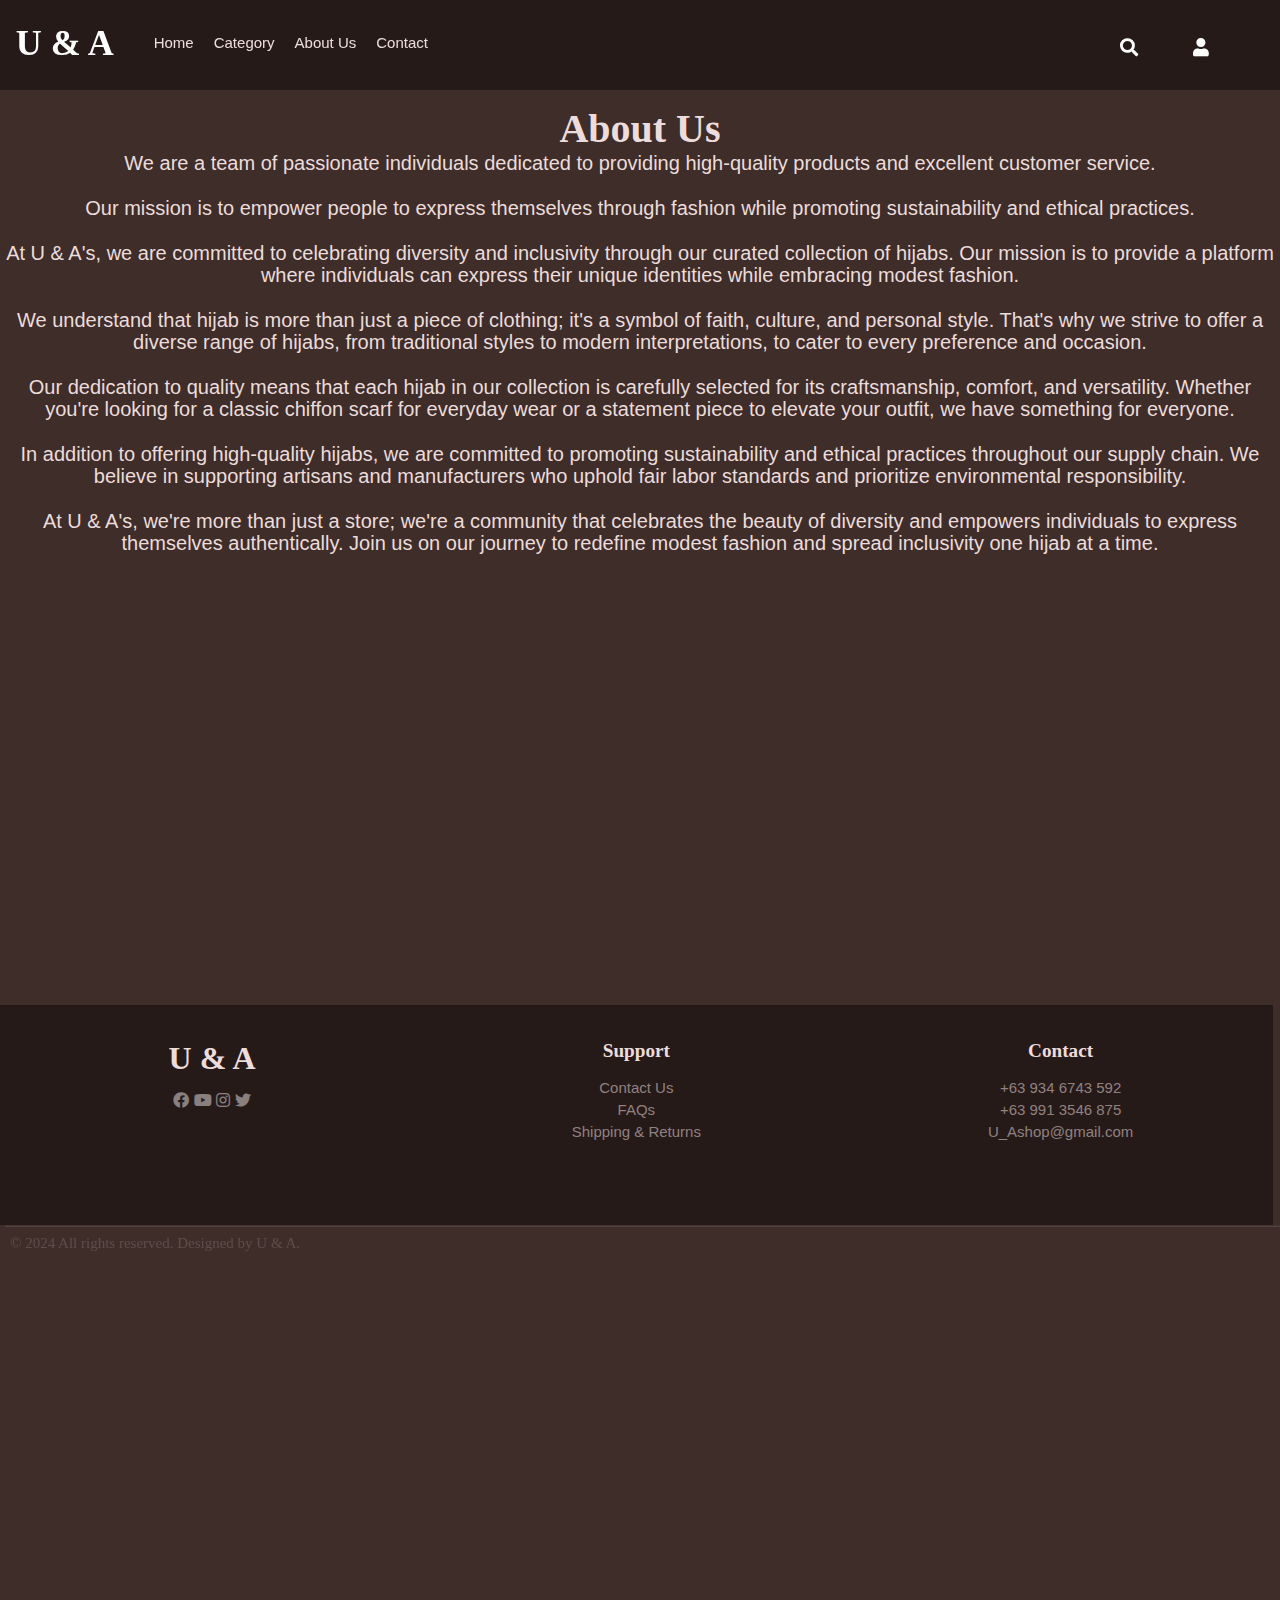
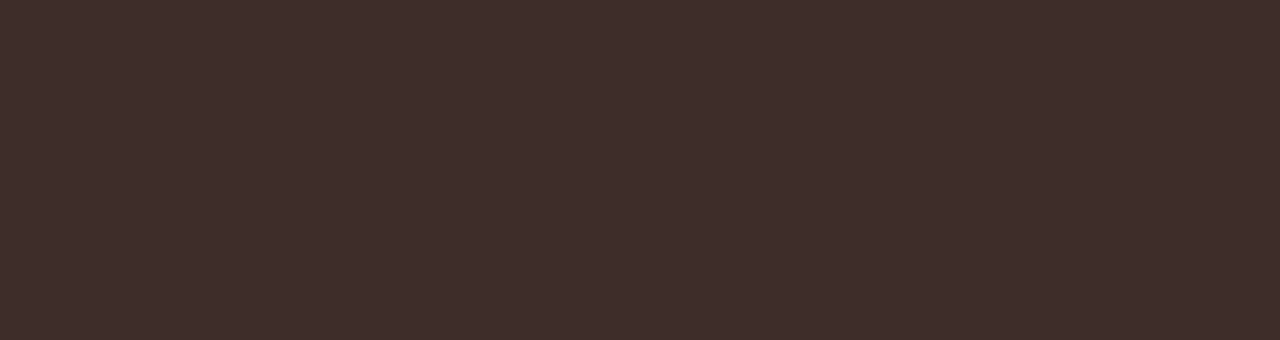
<file: aboutUs.html>
<!DOCTYPE html>
<html lang="en">
<head>
    <meta charset="UTF-8">
    <meta name="viewport" content="width=device-width, initial-scale=1.0">
    <title>Document</title>
    <link rel="stylesheet" href="aboutUs.css">
    <link rel="stylesheet" href="https://cdnjs.cloudflare.com/ajax/libs/font-awesome/5.15.4/css/all.min.css">
</head>
<body>
    <header>
        <nav class="left-icons">
            <a href="afterlogin.html" class="logo"><b> U & A </b></a>
            <ul>
                <li><a href="index.html"><p> Home </p></a></li>
                <li><a href="#Categories"><p> Category </p></a></li>
                <li><a href="aboutUs.html"><p> About Us </p></a></li>
                <li><a href="#Contact"><p> Contact </p></a></li>
            </ul>
        </nav>
        <nav>
            <ul class="right-icons">
                <li>
                    <a href="#" title="search here" id="searchButton"><i class="fas fa-search"></i></a>
                    <ul class="dropdown-menu" id="searchMenu">
                        <!-- Add more user options as needed -->
                    </ul>
                </li>
                <li>
                    <a href="#" title="Log in here" id="userButton"><i class="fas fa-user"></i></a>
                    <ul class="dropdown-menu" id="userMenu">
                        <!-- Add more user options as needed -->
                    </ul>
                </li>
            </ul>
        </nav>  
    </header>
    
    <main>
        <section>
        <div class="container">
            <h1>About Us</h1>
            <p>We are a team of passionate individuals dedicated to providing high-quality products and excellent customer service.</p>
            <br>
            <p>Our mission is to empower people to express themselves through fashion while promoting sustainability and ethical practices.</p>
            <br>
            <p> At U & A's, we are committed to celebrating diversity and inclusivity through our curated collection of hijabs. Our mission is to provide a platform where individuals can express their unique identities while embracing modest fashion. </p>
            <br>
            <p> We understand that hijab is more than just a piece of clothing; it's a symbol of faith, culture, and personal style. That's why we strive to offer a diverse range of hijabs, from traditional styles to modern interpretations, to cater to every preference and occasion. </p>
            <br>
            <p> Our dedication to quality means that each hijab in our collection is carefully selected for its craftsmanship, comfort, and versatility. Whether you're looking for a classic chiffon scarf for everyday wear or a statement piece to elevate your outfit, we have something for everyone. </p>
            <br>
            <p> In addition to offering high-quality hijabs, we are committed to promoting sustainability and ethical practices throughout our supply chain. We believe in supporting artisans and manufacturers who uphold fair labor standards and prioritize environmental responsibility. </p>
            <br>
            <p> At U & A's, we're more than just a store; we're a community that celebrates the beauty of diversity and empowers individuals to express themselves authentically. Join us on our journey to redefine modest fashion and spread inclusivity one hijab at a time. </p>
        </div>
    </section>
    </main>

    <section class="container3">
        <div class="social-icons">
            <a href="afterlogin.html"><h3>U & A</h3></a>
            <a href="#"><i class="fab fa-facebook"></i></a>
            <a href="#"><i class="fab fa-youtube"></i></a>
            <a href="#"><i class="fab fa-instagram"></i></a>
            <a href="#"><i class="fab fa-twitter"></i></a>
        </div>
        
    </div>
    <div class="box3">
        <h3>Support</h3>
        <p>Contact Us</p>
        <p>FAQs</p>
        <p>Shipping & Returns</p>
    </div>
    <div class="box3">
        <section id="Contact">
            <h3>Contact</h3>
        <p> +63 934 6743 592</p></a>
        <p>+63 991 3546 875</p>
        <p>U_Ashop@gmail.com</p>
    </div>
</section>

<footer>
<div class="footer">
<p>© 2024 All rights reserved. Designed by U & A.</p>
</div>
</footer>
</body>
</html>
</file>
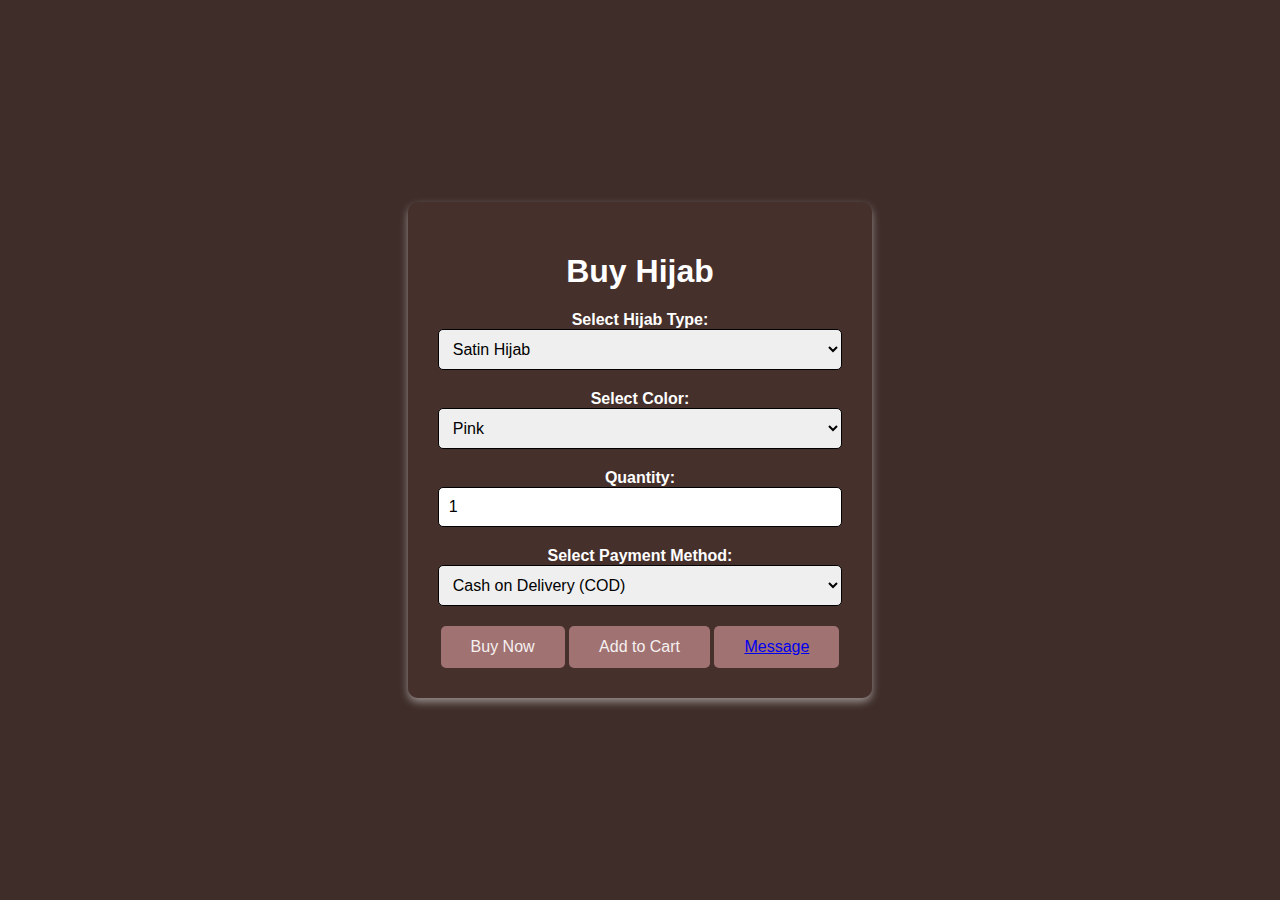
<file: form.html>
<!DOCTYPE html>
<html lang="en">
<head>
    <meta charset="UTF-8">
    <meta name="viewport" content="width=device-width, initial-scale=1.0">
    <title>Buy Hijab</title>
    <link rel="stylesheet" href="form.css">
</head>
<body>
    <div class="container">
        <h1>Buy Hijab</h1>
        <form id="hijabForm" onsubmit="return false;">
            <div class="form-group">
                <label for="hijabType">Select Hijab Type:</label>
                <select id="hijabType">
                    <option value="satin">Satin Hijab</option>
                    <option value="cotton">Cotton Hijab</option>
                    <option value="chiffon">Chiffon Hijab</option>
                    <option value="jersey">Jersey Hijab</option>
                </select>
            </div>
            <div class="form-group">
                <label for="hijabColor">Select Color:</label>
                <select id="hijabColor">
                    <option value="pink">Pink</option>
                    <option value="beige">Beige</option>
                    <option value="ivory">Ivory</option>
                    <option value="mauve">Mauve</option>
                </select>
            </div>
            <div class="form-group">
                <label for="quantity">Quantity:</label>
                <input type="number" id="quantity" name="quantity" value="1" min="1">
            </div>
            <div class="form-group">
                <label for="paymentMethod">Select Payment Method:</label>
                <select id="paymentMethod">
                    <option value="cod">Cash on Delivery (COD)</option>
                    <option value="card">Credit/Debit Card</option>
                    <option value="paypal">PayPal</option>
                </select>
            </div>
            <button onclick="buyHijab()">Buy Now</button>
            <button onclick="buyHijab()">Add to Cart</button>
            <button><a href="message.html">Message</button></a>
        </form>
    </div>

    <script src="form.js"></script>
</body>
</html>
</file>
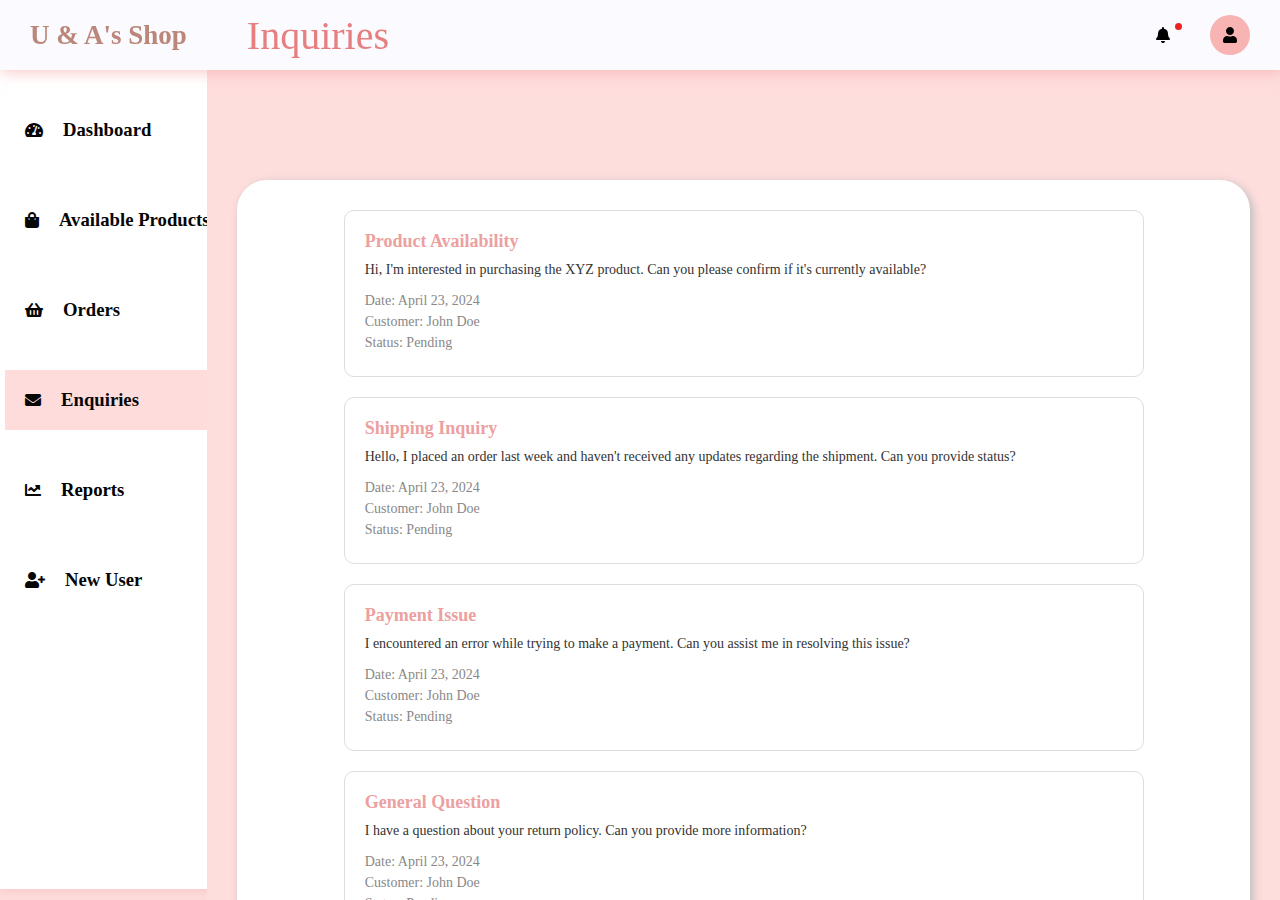
<file: inquiries.html>
<!DOCTYPE html> 
<html lang="en"> 

<head> 
	<meta charset="UTF-8"> 
	<meta http-equiv="X-UA-Compatible"
		content="IE=edge"> 
	<meta name="viewport"
		content="width=device-width, 
				initial-scale=1.0"> 
	<title>Enquiries</title>
    <link rel="stylesheet" href="inquiries.css"> 
	<script src="admin.js"></script>
	<link rel="stylesheet" href="https://cdnjs.cloudflare.com/ajax/libs/font-awesome/5.15.4/css/all.min.css">

   

</head> 

<body> 

	<header> 

		<div class="logosec"> 
			<div class="logo">U & A's Shop</div>
			<a href="#" class="dashboard-link">Inquiries</a>
		</div>

		<div class="message"> 
			<div class="circle"></div> 
			<a href=" " title="Notification"><i class="fas fa-bell" style="color: black;"></i></a>

			<div class="dp"> 
				<a href=" " title="Profile"><i class="fas fa-user" style="color: black;"></i></a>
			</div> 
		</div> 

	</header> 

	<div class="main-container"> 
		<div class="navcontainer"> 
			<nav class="nav">
				<div class="nav-upper-options"> 
					<div class="nav-option option1"> 
						<a href="admin.html">
						<i class="fas fa-tachometer-alt"></i>
						<h3> Dashboard</h3>
						</a> 
					</div> 

					<div class="option2 nav-option">
						<a href="avp.html">
						<i class="fas fa-shopping-bag"></i>
						<h3> Available Products </h3> 
						</a>
					</div> 

					<div class="nav-option option7">
						<a href="orders.html">
							<i class="fas fa-shopping-basket"></i>
							<h3>Orders</h3>
						</a>
					</div>

					<div class="nav-option option3"> 
						<a href="inquiries.html">
						<i class="fas fa-envelope"></i>
						<h3> Enquiries</h3> 
						</a>
					</div> 

					<div class="nav-option option5"> 
						<a href="reports.html">
						<i class="fas fa-chart-line"></i>
						</a>
						<h3> Reports</h3> 
					</div> 

					<div class="nav-option option6"> 
						<a href="new user.html">
						<i class="fas fa-user-plus"></i>
						<h3> New User </h3> 
						</a>
					</div> 
				</div> 
			</nav> 
		</div> 
		<div class="main"> 
			
            <div class="report-container"> 

				<div class="enquiries-container">
					
					<div class="enquiry-grid">
						<div class="enquiry-box product-enquiry">
							<h3 class="enquiry-type">Product Availability</h3>
							<p class="enquiry-info">Hi, I'm interested in purchasing the XYZ product. Can you please confirm if it's currently available?</p>
							<div class="enquiry-details">
								<p class="enquiry-date">Date: April 23, 2024</p>
								<p class="enquiry-customer">Customer: John Doe</p>
								<p class="enquiry-status">Status: Pending</p>
							</div>
						</div>
						<div class="enquiry-box shipping-enquiry">
							<h3 class="enquiry-type">Shipping Inquiry</h3>
							<p class="enquiry-info">Hello, I placed an order last week and haven't received any updates regarding the shipment. Can you provide status?</p>
							<div class="enquiry-details">
								<p class="enquiry-date">Date: April 23, 2024</p>
								<p class="enquiry-customer">Customer: John Doe</p>
								<p class="enquiry-status">Status: Pending</p>
							</div>							
						</div>
						<div class="enquiry-box payment-enquiry">
							<h3 class="enquiry-type">Payment Issue</h3>
							<p class="enquiry-info">I encountered an error while trying to make a payment. Can you assist me in resolving this issue?</p>
							<div class="enquiry-details">
								<p class="enquiry-date">Date: April 23, 2024</p>
								<p class="enquiry-customer">Customer: John Doe</p>
								<p class="enquiry-status">Status: Pending</p>
							</div>						
						</div>
						<div class="enquiry-box general-enquiry">
							<h3 class="enquiry-type">General Question</h3>
							<p class="enquiry-info">I have a question about your return policy. Can you provide more information?</p>
							<div class="enquiry-details">
								<p class="enquiry-date">Date: April 23, 2024</p>
								<p class="enquiry-customer">Customer: John Doe</p>
								<p class="enquiry-status">Status: Pending</p>
							</div>
						</div>
					</div>
				</div>
				
<!--                <div class="enquiries-section">
                    <h2>Customer Enquiries</h2>
                    <div class="enquiry">
                        <div class="enquiries-container">
							<div class="enquiry-form">
								<h2 class="enquiry-heading">Submit Your Enquiry</h2>
								<form>
									<div class="form-group">
										<label for="name">Your Name:</label>
										<input type="text" id="name" name="name" required>
									</div>
									<div class="form-group">
										<label for="email">Your Email:</label>
										<input type="email" id="email" name="email" required>
									</div>
									<div class="form-group">
										<label for="subject">Subject:</label>
										<input type="text" id="subject" name="subject" required>
									</div>
									<div class="form-group">
										<label for="message">Your Message:</label>
										<textarea id="message" name="message" rows="5" required></textarea>
									</div>
									<button type="submit" class="submit-btn">Submit</button>
								</form>
							</div>
							<div class="enquiry-list">
								<h2 class="enquiry-heading">Recent Enquiries</h2>
								<div class="enquiry-item">
									<h3 class="enquiry-subject">Product Availability</h3>
									<p class="enquiry-details">Lorem ipsum dolor sit amet, consectetur adipiscing elit.</p>
									<p class="enquiry-date">Submitted: April 22, 2024</p>
								</div>
								<div class="enquiry-item">
									<h3 class="enquiry-subject">Shipping Inquiry</h3>
									<p class="enquiry-details">Sed do eiusmod tempor incididunt ut labore et dolore magna aliqua.</p>
									<p class="enquiry-date">Submitted: April 20, 2024</p>
								</div> 
								<-- More recent enquiries can be added here 
							</div>
						</div> -->
						
</body> 
</html>
</file>
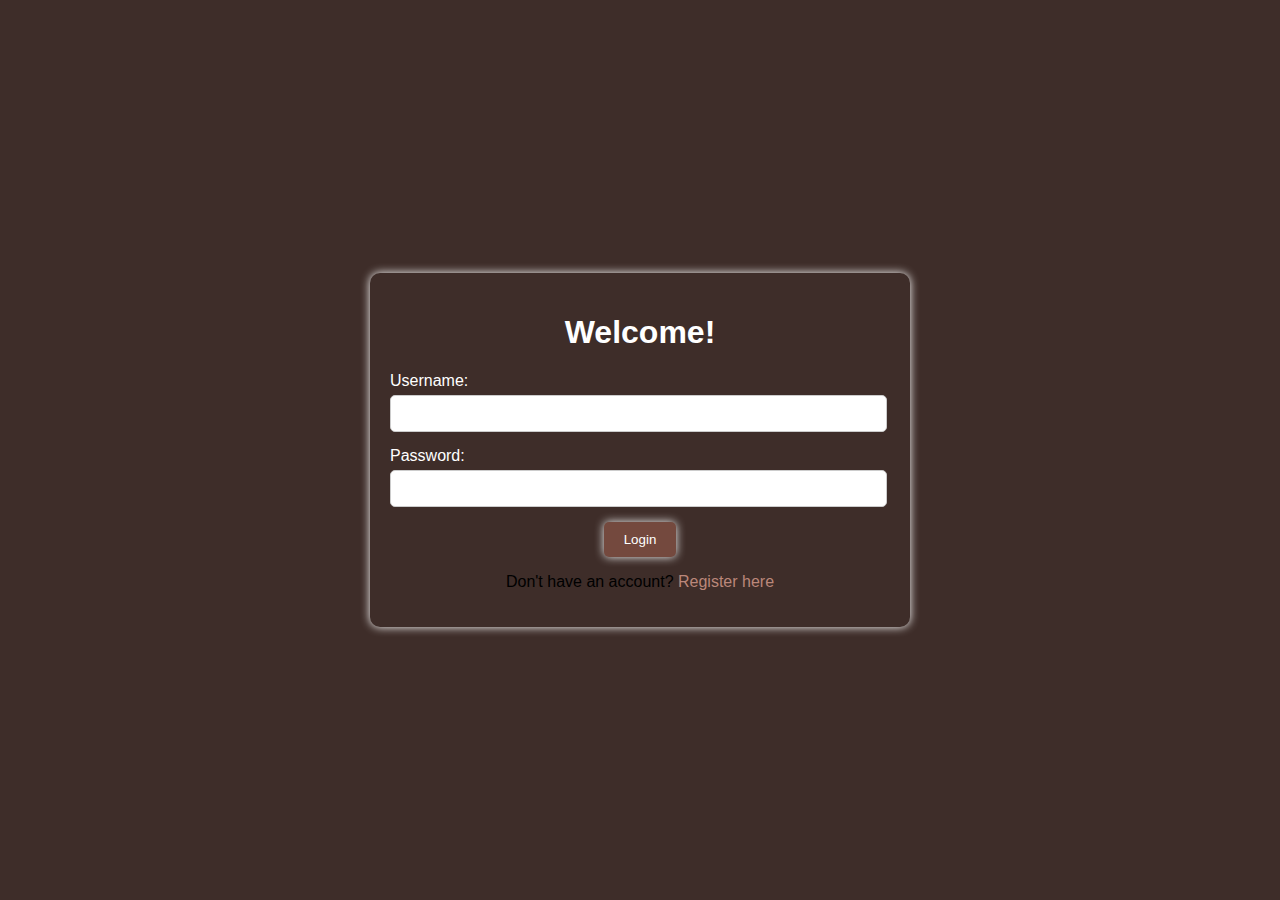
<file: login.html>
<!DOCTYPE html>
<html lang="en">
<head>
    <meta charset="UTF-8">
    <meta name="viewport" content="width=device-width, initial-scale=1.0">
    <title>Login Page</title>
    <link rel="stylesheet" href="login.css">
    <link rel="stylesheet" href="register.html">
</head>
<body>
    <div class="container">
        <header>
            <h1>Welcome!</h1>
        </header>
        <main>
            <form action="afterlogin.html" method="post">
                <div class="input-group">
                    <label for="username">Username:</label>
                    <input type="text" name="username" id="username" required>
                </div>
                <div class="input-group">
                    <label for="password">Password:</label>
                    <input type="password" name="password" id="password" required>
                </div>
                <div class="button-group">
                    <a href="afterlogin.html">
                    <input type="submit" value="Login">
                    </a>
                </div>
            </form>
            <div class="register-link">
                <p>Don't have an account? <a href="register.html">Register here</a></p>
            </div>
        </main>
        <footer>
            <!-- Footer content here -->
        </footer>
    </div>
</body>
</html>
</file>
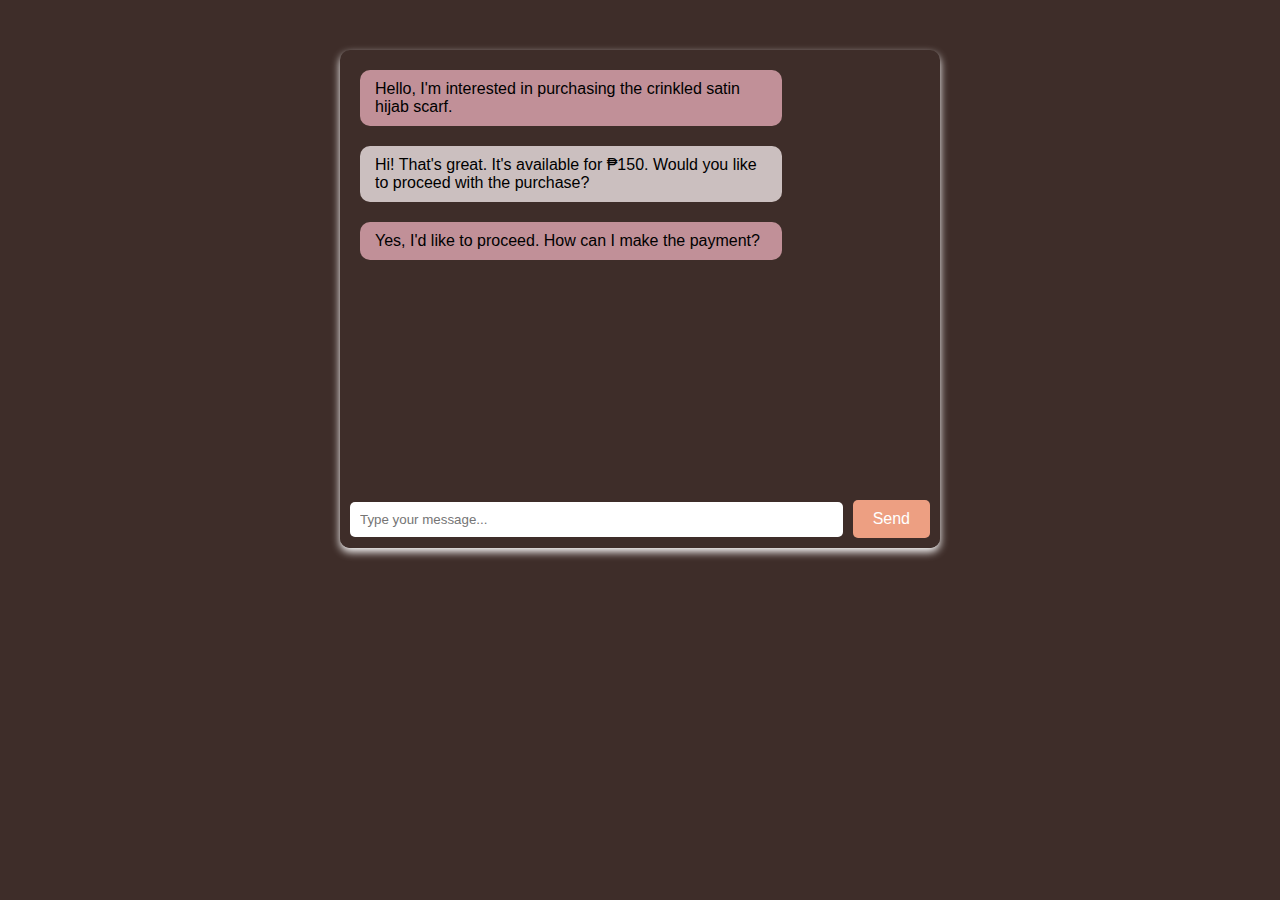
<file: message.html>
<!DOCTYPE html>
<html lang="en">
<head>
    <meta charset="UTF-8">
    <meta name="viewport" content="width=device-width, initial-scale=1.0">
    <title>Messenger</title>
    <link rel="stylesheet" href="messgae.css">
</head>
<body>
    <div class="messenger-container">
        <div class="chat-box">
            <div class="chat user">
                Hello, I'm interested in purchasing the crinkled satin hijab scarf.
            </div>
            <div class="chat admin">
                Hi! That's great. It's available for ₱150. Would you like to proceed with the purchase?
            </div>
            <div class="chat user">
                Yes, I'd like to proceed. How can I make the payment?
            </div>
            <!-- Add more chats as needed -->
        </div>
        <div class="input-box">
            <input type="text" placeholder="Type your message...">
            <button>Send</button>
        </div>
    </div>
</body>
</html>
</file>
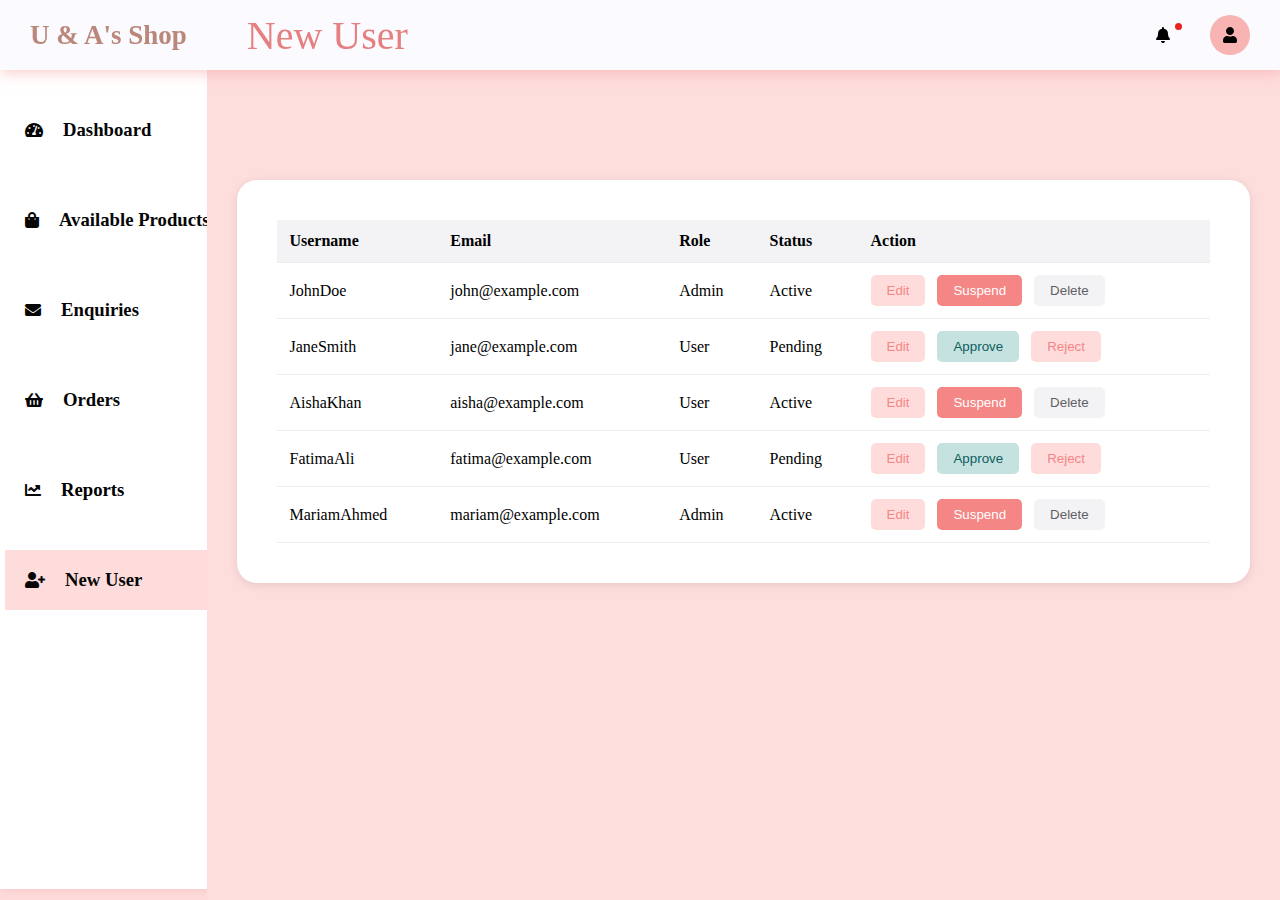
<file: new user.html>
<!DOCTYPE html> 
<html lang="en"> 

<head> 
	<meta charset="UTF-8"> 
	<meta http-equiv="X-UA-Compatible"
		content="IE=edge"> 
	<meta name="viewport"
		content="width=device-width, 
				initial-scale=1.0"> 
	<title>New User</title> 
    <link rel="stylesheet" href="new user.css">
    <link rel="stylesheet" href="https://cdnjs.cloudflare.com/ajax/libs/font-awesome/5.15.4/css/all.min.css">
</head> 

<body> 

	<header> 

		<div class="logosec"> 
			<div class="logo">U & A's Shop</div>
			<a href="#" class="dashboard-link">New User</a>
		</div>

		<div class="message"> 
			<div class="circle"></div> 
			<a href=" " title="Notification"><i class="fas fa-bell" style="color: black;"></i></a>

			<div class="dp"> 
				<a href=" " title="Profile"><i class="fas fa-user" style="color: black;"></i></a>
			</div> 
		</div> 

	</header> 

	<div class="main-container"> 
		<div class="navcontainer"> 
			<nav class="nav">
				<div class="nav-upper-options"> 
					<div class="nav-option option1"> 
						<a href="admin.html">
						<i class="fas fa-tachometer-alt"></i>
						<h3> Dashboard</h3>
						</a> 
					</div> 

					<div class="option2 nav-option">
						<a href="avp.html">
						<i class="fas fa-shopping-bag"></i>
						<h3> Available Products </h3> 
						</a>
					</div> 

					<div class="nav-option option3"> 
						<a href="inquiries.html">
						<i class="fas fa-envelope"></i>
						<h3> Enquiries</h3> 
						</a>
					</div> 

					<div class="nav-option option7">
						<a href="orders.html">
							<i class="fas fa-shopping-basket"></i>
							<h3>Orders</h3>
						</a>
					</div>

					<div class="nav-option option5"> 
						<a href="reports.html">
						<i class="fas fa-chart-line"></i>
						</a>
						<h3> Reports</h3> 
					</div> 

					<div class="nav-option option6"> 
						<a href="new user.html">
						<i class="fas fa-user-plus"></i>
						<h3> New User </h3> 
						</a>
					</div> 

				</div> 
			</nav> 
		</div> 
		<div class="main">

            <div class="report-container">

                <div class="user-management">
                    <table>
                        <thead>
                            <tr>
                                <th>Username</th>
                                <th>Email</th>
                                <th>Role</th>
                                <th>Status</th>
                                <th>Action</th>
                            </tr>
                        </thead>
                        <tbody>
                            <!-- User 1 -->
                            <tr>
                                <td>JohnDoe</td>
                                <td>john@example.com</td>
                                <td>Admin</td>
                                <td>Active</td>
                                <td>
                                    <button class="edit-btn">Edit</button>
                                    <button class="suspend-btn">Suspend</button>
                                    <button class="delete-btn">Delete</button>
                                </td>
                            </tr>
                            <!-- User 2 (New User) -->
                            <tr>
                                <td>JaneSmith</td>
                                <td>jane@example.com</td>
                                <td>User</td>
                                <td>Pending</td>
                                <td>
                                    <button class="edit-btn">Edit</button>
                                    <button class="approve-btn">Approve</button>
                                    <button class="reject-btn">Reject</button>
                                </td>
                            </tr>
                            <!-- Additional user rows -->
                            <tr>
                                <td>AishaKhan</td>
                                <td>aisha@example.com</td>
                                <td>User</td>
                                <td>Active</td>
                                <td>
                                    <button class="edit-btn">Edit</button>
                                    <button class="suspend-btn">Suspend</button>
                                    <button class="delete-btn">Delete</button>
                                </td>
                            </tr>
                            <tr>
                                <td>FatimaAli</td>
                                <td>fatima@example.com</td>
                                <td>User</td>
                                <td>Pending</td>
                                <td>
                                    <button class="edit-btn">Edit</button>
                                    <button class="approve-btn">Approve</button>
                                    <button class="reject-btn">Reject</button>
                                </td>
                            </tr>
                            <tr>
                                <td>MariamAhmed</td>
                                <td>mariam@example.com</td>
                                <td>Admin</td>
                                <td>Active</td>
                                <td>
                                    <button class="edit-btn">Edit</button>
                                    <button class="suspend-btn">Suspend</button>
                                    <button class="delete-btn">Delete</button>
                                </td>
                            </tr>
                        </tbody>
                    </table>
                    <!-- Pagination or Infinite Scroll -->
                    <div class="pagination">
                        <!-- Page navigation controls -->
                    </div>
                </div>

            </div>
        </div>
    </div>

</body> 
</html>
</file>
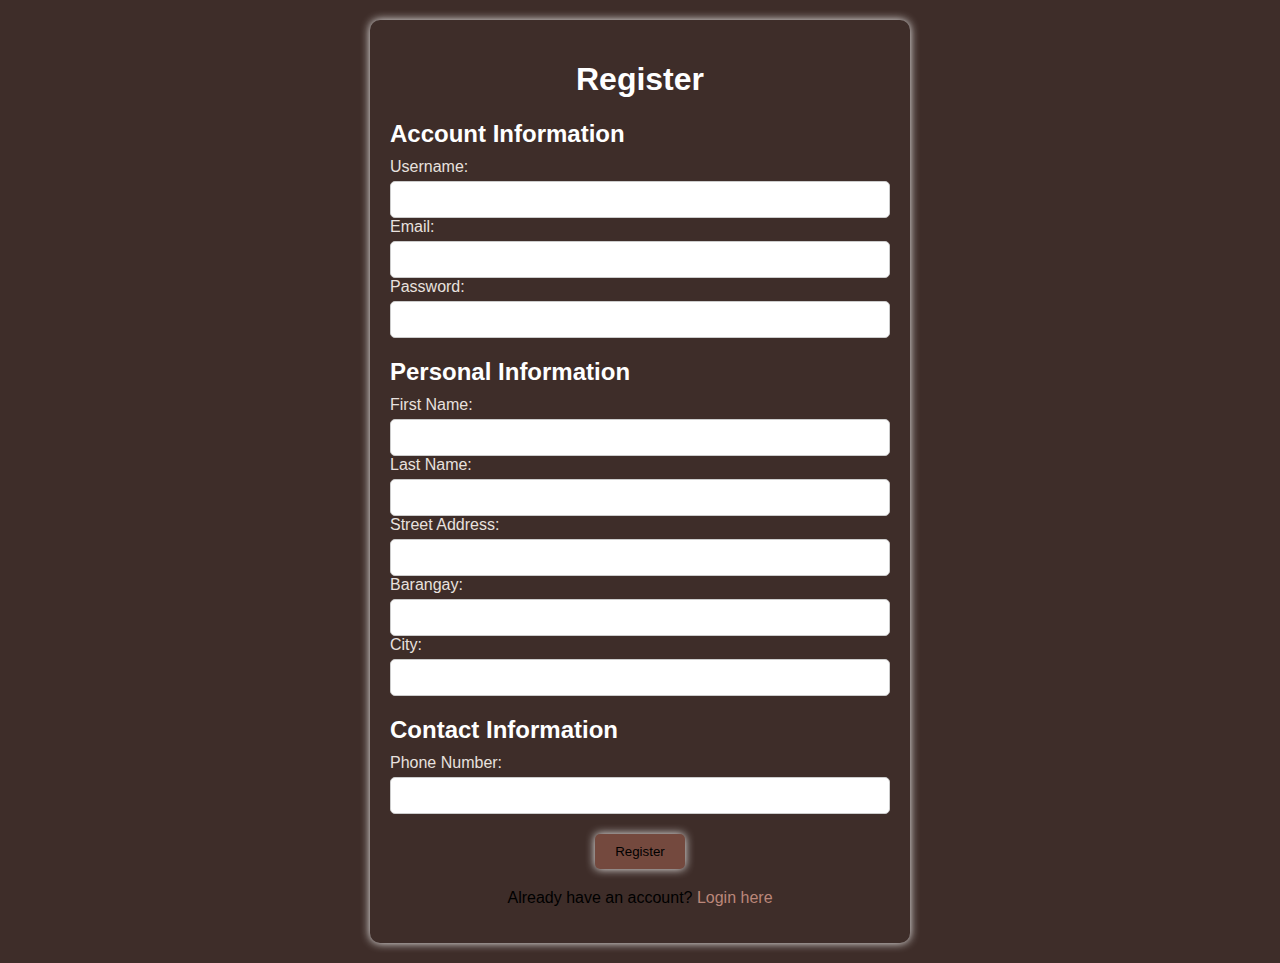
<file: register.html>
<!DOCTYPE html>
<html lang="en">
<head>
    <meta charset="UTF-8">
    <meta name="viewport" content="width=device-width, initial-scale=1.0">
    <title>Register Page</title>
    <link rel="stylesheet" href="register.css">
    <script src="register.js"></script>
</head>
<body>
    <div class="container">
        <header>
            <h1>Register</h1>
        </header>
        <main>
            <form id="registerForm" action="landingpage.html" method="post">
                <div class="input-group">
                    <h2>Account Information</h2>
                    <label for="username">Username:</label>
                    <input type="text" name="username" id="username" required>
                    <label for="email">Email:</label>
                    <input type="email" name="email" id="email" required>
                    <label for="password">Password:</label>
                    <input type="password" name="password" id="password" required>
                </div>
                <div class="input-group">
                    <h2>Personal Information</h2>
                    <label for="firstName">First Name:</label>
                    <input type="text" name="firstName" id="firstName" required>
                    <label for="lastName">Last Name:</label>
                    <input type="text" name="lastName" id="lastName" required>
                    <label for="street">Street Address:</label>
                    <input type="text" name="street" id="street" required>
                    <label for="barangay">Barangay:</label>
                    <input type="text" name="barangay" id="barangay" required>
                    <label for="city">City:</label>
                    <input type="text" name="city" id="city" required>
                </div>
                <div class="input-group">
                    <h2>Contact Information</h2>
                    <label for="phoneNumber">Phone Number:</label>
                    <input type="text" name="phoneNumber" id="phoneNumber" required>
                </div>
                <div class="button-group">
                    <input type="submit" value="Register">
                </div>
            </form>
            <div class="login-link">
                <p>Already have an account? <a href="login.html">Login here</a></p>
            </div>
        </main>
        <footer>
            <!-- Footer content here -->
        </footer>
    </div>
    <script src="register.js"></script>
</body>
</html>
</file>
<file: form.css>
body {
    font-family: Arial, sans-serif;
    background-color: #3E2D29; /* Nude pink background */
    color: #ffffff; /* Dark text color */
    display: flex;
    justify-content: center;
    align-items: center;
    height: 100vh;
    margin: 0;
}

.container {
    background-color: #4a332eac; /* Light pink container */
    padding: 30px;
    border-radius: 10px;
    box-shadow: 0 4px 8px rgba(255, 255, 255, 0.466);
    text-align: center;
}

h1 {
    color: #ffffff; /* Pinkish header color */
}

.form-group {
    margin-bottom: 20px;
}

label {
    font-weight: bold;
}

select,
input[type="number"] {
    padding: 10px;
    width: 100%;
    border: 1px solid #000000;
    border-radius: 5px;
    box-sizing: border-box;
    font-size: 16px;
}

button {
    padding: 12px 30px;
    background-color: #a17272; /* Pinkish button color */
    color: #f5f0f0;
    border: none;
    border-radius: 5px;
    font-size: 16px;
    cursor: pointer;
}

button:hover {
    background-color: #3E2D29; /* Darker pink on hover */
    box-shadow: #ffffff;
}

.form a {
    padding: 12px 30px;
    background-color: #ffffff; /* Pinkish button color */
    color: #000000;
    border: none;
    border-radius: 5px;
    font-size: 16px;
    cursor: pointer;
    background-color: #bb6e69; /* Darker pink on hover */
    text-decoration: none;
}
</file>
<file: inquiries.css>
/* Main CSS Here */

@import url( 
"https://fonts.googleapis.com/css2?family=Poppins:ital,wght@0,100;0,200;0,300;0,400;0,500;0,600;0,700;0,800;0,900;1,100;1,200;1,300;1,400;1,500;1,600;1,700;1,800;1,900&display=swap"); 

* { 
margin: 0; 
padding: 0; 
box-sizing: border-box; 
} 
:root { 
--background-color1: #fafaff; 
--background-color2: #ffffff; 
--background-color3: #ededed; 
--background-color4: #fdcacaa4; 
--primary-color: #f3f3f6; 
--secondary-color: #ffffff; 
--Border-color: #f1eef4; 
--one-use-color: #cbbdbd; 
--two-use-color: #d9caca; 
} 
body { 
background-color: var(--background-color4); 
max-width: 100%; 
overflow-x: hidden; 
} 

header { 
height: 70px; 
width: 100vw; 
padding: 0 30px; 
background-color: var(--background-color1); 
position: fixed; 
z-index: 100; 
box-shadow: 1px 1px 15px rgba(245, 151, 151, 0.612); 
display: flex; 
justify-content: space-between; 
align-items: center; 
} 

.logo { 
font-size: 27px; 
font-weight: 600; 
color: #bb877a; 
} 
.logosec { 
    gap: 20px;
    display: flex;
    align-items: center;
  } 
  
  .logo { 
    font-size: 27px; 
    font-weight: 600; 
    color: #bb877a; 
  } 
  
  .dashboard-link {
    color: rgb(230, 127, 127);
    text-decoration: none;
    text-align: center;
    font-size: 40px;
  }
.icn { 
height: 30px; 
} 
.menuicn { 
cursor: pointer; 
} 

.searchbar, 
.message, 
.logosec { 
display: flex; 
align-items: center; 
justify-content: center; 
} 

.searchbar2 { 
display: none; 
} 

.logosec { 
gap: 60px; 
} 

.searchbar input { 
width: 250px; 
height: 42px; 
border-radius: 50px 0 0 50px; 
background-color: var(--background-color3); 
padding: 0 20px; 
font-size: 15px; 
outline: none; 
border: none; 
} 
.searchbtn { 
width: 50px; 
height: 42px; 
display: flex; 
align-items: center; 
justify-content: center; 
border-radius: 0px 50px 50px 0px; 
background-color: var(--secondary-color); 
cursor: pointer; 
} 

.message { 
gap: 40px; 
position: relative; 
cursor: pointer; 
} 
.circle { 
height: 7px; 
width: 7px; 
position: absolute; 
background-color: #eb2222; 
border-radius: 50%; 
left: 19px; 
top: 8px; 
} 
.dp { 
height: 40px; 
width: 40px; 
background-color: #f8b3b3; 
border-radius: 50%; 
display: flex; 
align-items: center; 
justify-content: center; 
overflow: hidden; 
} 
.main-container { 
display: flex; 
width: 100vw; 
position: relative; 
top: 70px; 
z-index: 1; 
} 
.dpicn { 
height: 42px; 
} 

.main { 
height: calc(100vh - 70px); 
width: 100%; 
overflow-y: scroll; 
overflow-x: hidden; 
padding: 40px 30px 30px 30px; 
} 

.main::-webkit-scrollbar-thumb { 
background-image: 
		linear-gradient(to bottom, rgb(245, 149, 149), rgb(0, 0, 50)); 
} 
.main::-webkit-scrollbar { 
width: 5px; 
} 
.main::-webkit-scrollbar-track { 
background-color: #f0a3907c; 
} 

.box-container { 
display: flex; 
justify-content: space-evenly; 
align-items: center; 
flex-wrap: wrap; 
gap: 50px; 
} 
.nav { 
min-height: 91vh; 
width: 250px; 
background-color: var(--background-color2); 
position: absolute; 
top: 0px; 
left: 00; 
box-shadow: 1px 1px 10px rgba(238, 170, 170, 0.498); 
display: flex; 
flex-direction: column; 
justify-content: space-between; 
overflow: hidden; 
padding: 30px 0 20px 10px; 
} 
.navcontainer { 
height: calc(100vh - 70px); 
width: 250px; 
position: relative; 
overflow-y: scroll; 
overflow-x: hidden; 
transition: all 0.5s ease-in-out; 
} 
.navcontainer::-webkit-scrollbar { 
display: none; 
} 
.navclose { 
width: 80px; 
} 
.nav-option { 
width: 250px; 
height: 60px; 
display: flex; 
align-items: center; 
padding: 0 30px 0 20px; 
gap: 20px; 
transition: all 0.1s ease-in-out; 
} 
.nav-option:hover { 
border-left: 5px solid #f4b6b6; 
background-color: #dfc0c0; 
cursor: pointer; 
} 
.nav-option.option1 {
    /* Remove the gray background color */
    background-color: transparent;
    /* Adjust border color if needed */
    border-left: none;
}

.nav-option.option1:hover {
    background-color: #dfc0c0; 
    border-left: 5px solid #f4b6b6; 
}

.nav-option.option3 { 
background-color: #fedcdc; 
} 
.nav-img { 
height: 30px; 
} 

.nav-upper-options { 
display: flex; 
flex-direction: column; 
align-items: center; 
gap: 30px; 
} 

.option1 { 
border-left: 5px solid #e2e2efaf; 
background-color: var(--Border-color);  
cursor: pointer; 
} 
.option1:hover { 
border-left: 5px solid #010058af; 
background-color: var(--Border-color); 
} 

a{
	display: flex;
	align-items: center;
	gap: 20px;
	text-decoration: none;
	color: #060606;
}
.box { 
height: 110px; 
width: 210px; 
border-radius: 20px; 
box-shadow: 3px 3px 10px rgb(230, 171, 171); 
padding: 20px; 
display: flex; 
align-items: center; 
justify-content: space-around; 
cursor: pointer; 
transition: transform 0.3s ease-in-out; 
} 
.box:hover { 
transform: scale(1.08); 
} 

.box:nth-child(1) { 
background-color: var(--one-use-color); 
} 
.box:nth-child(2) { 
background-color: var(--two-use-color); 
} 
.box:nth-child(3) { 
background-color: var(--one-use-color); 
} 
.box:nth-child(4) { 
background-color: var(--two-use-color); 
} 
.box:nth-child(5) { 
	background-color: var(--one-use-color); } 

.box img { 
height: 50px; 
} 
.box .text { 
color: white; 
} 
.topic { 
font-size: 13px; 
font-weight: 400; 
letter-spacing: 1px; 
} 

.topic-heading { 
font-size: 30px; 
letter-spacing: 3px; 
} 

.report-container { 
min-height: 300px; 
max-width: 1200px; 
margin: 70px auto 0px auto; 
background-color: #ffffff; 
border-radius: 30px; 
box-shadow: 3px 3px 10px rgb(188, 188, 188); 
padding: 0px 20px 20px 20px; 
} 
.report-header { 
height: 80px; 
width: 100%; 
display: flex; 
align-items: center; 
justify-content: space-between; 
padding: 20px 20px 10px 20px; 
border-bottom: 2px solid rgba(252, 162, 162, 0.493); 
} 

.recent-Articles { 
font-size: 30px; 
font-weight: 600; 
color: #f48686; 
} 

.view { 
height: 35px; 
width: 90px; 
border-radius: 8px; 
background-color: #f48686; 
color: white; 
font-size: 15px; 
border: none; 
cursor: pointer; 
} 

.report-body { 
max-width: 1160px; 
overflow-x: auto; 
padding: 20px; 
} 
.report-topic-heading, 
.item1 { 
width: 1120px; 
display: flex; 
justify-content: space-between; 
align-items: center; 
} 
.t-op { 
font-size: 18px; 
letter-spacing: 0px; 
} 

.items { 
width: 1120px; 
margin-top: 15px; 
} 

.item1 { 
margin-top: 20px; 
} 
.t-op-nextlvl { 
font-size: 14px; 
letter-spacing: 0px; 
font-weight: 600; 
} 

.report-container { 
    min-height: 300px; 
    max-width: 1200px; 
    margin: 70px auto 0px auto; 
    background-color: #ffffff; 
    border-radius: 30px; 
    box-shadow: 3px 3px 10px rgb(188, 188, 188); 
    padding: 0px 20px 20px 20px; 
    } 
    
/* Enquiries CSS */
/*
.enquiries-container {
    display: flex;
    justify-content: space-between;
    gap: 40px;
    margin-top: 30px;
}

.enquiry-form {
    width: 45%;
}

.enquiry-heading {
    color: #5500cb;
    font-size: 24px;
    margin-bottom: 20px;
}

.form-group {
    margin-bottom: 20px;
}

.form-group label {
    display: block;
    margin-bottom: 5px;
    font-weight: 600;
}

input[type="text"],
input[type="email"],
textarea {
    width: 100%;
    padding: 10px;
    border: 1px solid #ccc;
    border-radius: 5px;
}

textarea {
    resize: vertical;
}

.submit-btn {
    background-color: #5500cb;
    color: white;
    padding: 10px 20px;
    border: none;
    border-radius: 5px;
    cursor: pointer;
    transition: background-color 0.3s ease;
}

.submit-btn:hover {
    background-color: #410098;
}

.enquiry-list {
    width: 45%;
}

.enquiry-item {
    background-color: #ededed;
    padding: 15px;
    border-radius: 5px;
    margin-bottom: 15px;
}

.enquiry-subject {
    color: #5500cb;
    font-size: 18px;
    margin-bottom: 5px;
}

.enquiry-details {
    color: #333;
    margin-bottom: 10px;
}

.enquiry-date {
    color: #777;
    font-size: 14px;
}
*/
/* Enquiries CSS */

/* Enquiries CSS */
.enquiries-container {
    max-width: 800px;
    margin: 0 auto;
    padding-top: 30px; /* Add padding or margin as needed */
}

.enquiries-heading {
    color: #000000;
    font-size: 24px;
    margin-bottom: 20px;
    text-align: left;
}

.enquiry-grid {
    display: grid;
    grid-template-columns: repeat(1, 1fr); /* Adjust the number of columns as needed */
    gap: 20px;
}

.enquiry-box {
    border: 1px solid #ddd;
    border-radius: 10px;
    padding: 20px;
    transition: all 0.3s ease;
}

.enquiry-box:hover {
    transform: translateY(-5px);
    box-shadow: 0 4px 8px rgba(0, 0, 0, 0.1);
}

.enquiry-type {
    color: #eca0a0;
    font-size: 18px;
    margin-bottom: 10px;
}

.enquiry-info {
    font-size: 14px;
    color: #333;
}

.enquiry-details {
    margin-top: 15px;
    font-size: 14px;
}

.enquiry-date,
.enquiry-customer,
.enquiry-status {
    margin-bottom: 5px;
    color: #888;
}
</file>
<file: login.css>
body {
    display: flex;
    justify-content: center;
    align-items: center;
    height: 100vh;
    margin: 0;
    background-color: #3E2D29; /* Nude pink */
    font-family: Arial, sans-serif;
}

.container {
    max-width: 500px;
    width: 100%;
    padding: 20px;
    background-color: #3E2D29;
    border-radius: 10px;
    box-shadow: 0 0 10px rgb(255, 255, 255);
}

header h1 {
    text-align: center;
    color: #ffffff; /* Darker pink */
}

main form {
    margin-top: 20px;
}

.input-group {
    margin-bottom: 15px;
}

.input-group label {
    display: block;
    margin-bottom: 5px;
    color: #ffffff; /* Darker pink */
}

.input-group input {
    width: 95%;
    padding: 10px;
    border: 1px solid #ccc;
    border-radius: 5px;
}

.button-group {
    text-align: center;
}

.button-group input[type="submit"] {
    background-color: #74493e; /* Darker pink */
    color: #fff;
    border: none;
    padding: 10px 20px;
    border-radius: 5px;
    cursor: pointer;
    box-shadow: 0 0 10px rgb(246, 246, 246);
}

.button-group input[type="submit"]:hover {
    background-color: #3E2D29; /* Darker pink on hover */
    box-shadow: 0 0 10px rgb(255, 255, 255);
}

.register-link {
    text-align: center;
    margin-top: 15px;
}

.register-link a {
    color: #bb877a; /* Darker pink */
    text-decoration: none;
}

.register-link a:hover {
    text-decoration: underline;
}
</file>
<file: messgae.css>
body {
    font-family: Arial, sans-serif;
    background-color: #3E2D29; /* Nude Pink background */
    margin: 0;
    padding: 0;
}

.messenger-container {
    max-width: 600px;
    margin: 50px auto;
    background-color: #3E2D29;
    border-radius: 10px;
    box-shadow: 0 4px 8px rgb(255, 255, 255);
    overflow: hidden;
}

.chat-box {
    padding: 20px;
    height: 400px;
    overflow-y: scroll;
}

.chat {
    max-width: 70%;
    margin-bottom: 20px;
    padding: 10px 15px;
    border-radius: 10px;
}

.user {
    background-color: #c19098; /* Light Pink background for user */
    align-self: flex-end;
}

.admin {
    background-color: #cbbfbf; /* Light Coral background for admin */
    align-self: flex-start;
}

.input-box {
    display: flex;
    align-items: center;
    padding: 10px;
    background-color: #3E2D29;
}

.input-box input {
    flex: 1;
    padding: 10px;
    border: none;
    border-radius: 5px;
    margin-right: 10px;
}

.input-box button {
    padding: 10px 20px;
    background-color: #ed9f82; /* Reddish-Pink button */
    color: #fff; /* White text */
    border: none;
    border-radius: 5px;
    cursor: pointer;
    font-size: 16px;
}

.input-box button:hover {
    background-color: #3E2D29; /* Lighter shade of Reddish-Pink button */
    box-shadow: 0 4px 8px rgb(255, 255, 255);
}
</file>
<file: new user.css>
/* Main CSS Here */

@import url( 
"https://fonts.googleapis.com/css2?family=Poppins:ital,wght@0,100;0,200;0,300;0,400;0,500;0,600;0,700;0,800;0,900;1,100;1,200;1,300;1,400;1,500;1,600;1,700;1,800;1,900&display=swap"); 

* { 
margin: 0; 
padding: 0; 
box-sizing: border-box; 
} 
:root { 
--background-color1: #fafaff; 
--background-color2: #ffffff; 
--background-color3: #ededed; 
--background-color4: #fdcacaa4; 
--primary-color: #f3f3f6; 
--secondary-color: #ffffff; 
--Border-color: #f1eef4; 
--one-use-color: #cbbdbd; 
--two-use-color: #d9caca; 
} 
body { 
background-color: var(--background-color4); 
max-width: 100%; 
overflow-x: hidden; 
} 

header { 
height: 70px; 
width: 100vw; 
padding: 0 30px; 
background-color: var(--background-color1); 
position: fixed; 
z-index: 100; 
box-shadow: 1px 1px 15px rgba(245, 151, 151, 0.612); 
display: flex; 
justify-content: space-between; 
align-items: center; 
} 

.logo { 
font-size: 27px; 
font-weight: 600; 
color: #bb877a; 
} 
.logosec { 
    gap: 20px;
    display: flex;
    align-items: center;
  } 
  
  .logo { 
    font-size: 27px; 
    font-weight: 600; 
    color: #bb877a; 
  } 
  
  .dashboard-link {
    color: rgb(230, 127, 127);
    text-decoration: none;
    text-align: center;
    font-size: 40px;
  }
.icn { 
height: 30px; 
} 
.menuicn { 
cursor: pointer; 
} 

.searchbar, 
.message, 
.logosec { 
display: flex; 
align-items: center; 
justify-content: center; 
} 

.searchbar2 { 
display: none; 
} 

.logosec { 
gap: 60px; 
} 

.searchbar input { 
width: 250px; 
height: 42px; 
border-radius: 50px 0 0 50px; 
background-color: var(--background-color3); 
padding: 0 20px; 
font-size: 15px; 
outline: none; 
border: none; 
} 
.searchbtn { 
width: 50px; 
height: 42px; 
display: flex; 
align-items: center; 
justify-content: center; 
border-radius: 0px 50px 50px 0px; 
background-color: var(--secondary-color); 
cursor: pointer; 
} 

.message { 
gap: 40px; 
position: relative; 
cursor: pointer; 
} 
.circle { 
height: 7px; 
width: 7px; 
position: absolute; 
background-color: #eb2222; 
border-radius: 50%; 
left: 19px; 
top: 8px; 
} 
.dp { 
height: 40px; 
width: 40px; 
background-color: #f8b3b3; 
border-radius: 50%; 
display: flex; 
align-items: center; 
justify-content: center; 
overflow: hidden; 
} 
.main-container { 
display: flex; 
width: 100vw; 
position: relative; 
top: 70px; 
z-index: 1; 
} 
.dpicn { 
height: 42px; 
} 

.main { 
height: calc(100vh - 70px); 
width: 100%; 
overflow-y: scroll; 
overflow-x: hidden; 
padding: 40px 30px 30px 30px; 
} 

.main::-webkit-scrollbar-thumb { 
background-image: 
		linear-gradient(to bottom, rgb(245, 149, 149), rgb(0, 0, 50)); 
} 
.main::-webkit-scrollbar { 
width: 5px; 
} 
.main::-webkit-scrollbar-track { 
background-color: #f0a3907c; 
} 

.box-container { 
display: flex; 
justify-content: space-evenly; 
align-items: center; 
flex-wrap: wrap; 
gap: 50px; 
} 
.nav { 
min-height: 91vh; 
width: 250px; 
background-color: var(--background-color2); 
position: absolute; 
top: 0px; 
left: 00; 
box-shadow: 1px 1px 10px rgba(238, 170, 170, 0.498); 
display: flex; 
flex-direction: column; 
justify-content: space-between; 
overflow: hidden; 
padding: 30px 0 20px 10px; 
} 
.navcontainer { 
height: calc(100vh - 70px); 
width: 250px; 
position: relative; 
overflow-y: scroll; 
overflow-x: hidden; 
transition: all 0.5s ease-in-out; 
} 
.navcontainer::-webkit-scrollbar { 
display: none; 
} 
.navclose { 
width: 80px; 
} 
.nav-option { 
width: 250px; 
height: 60px; 
display: flex; 
align-items: center; 
padding: 0 30px 0 20px; 
gap: 20px; 
transition: all 0.1s ease-in-out; 
} 
.nav-option:hover { 
border-left: 5px solid #f4b6b6; 
background-color: #dfc0c0; 
cursor: pointer; 
}
.nav-option.option1 {
    /* Remove the gray background color */
    background-color: transparent;
    /* Adjust border color if needed */
    border-left: none;
}

.nav-option.option1:hover {
    background-color: #dfc0c0; 
    border-left: 5px solid #f4b6b6; 
}
.nav-option.option6 { 
background-color: #fedcdc; 
} 
.nav-img { 
height: 30px; 
} 

.nav-upper-options { 
display: flex; 
flex-direction: column; 
align-items: center; 
gap: 30px; 
} 

.option1 { 
border-left: 5px solid #e2e2efaf; 
background-color: var(--Border-color);  
cursor: pointer; 
} 
.option1:hover { 
border-left: 5px solid #010058af; 
background-color: var(--Border-color); 
} 

a{
	display: flex;
	align-items: center;
	gap: 20px;
	text-decoration: none;
	color: #060606;
}
.box { 
height: 110px; 
width: 210px; 
border-radius: 20px; 
box-shadow: 3px 3px 10px rgb(230, 171, 171); 
padding: 20px; 
display: flex; 
align-items: center; 
justify-content: space-around; 
cursor: pointer; 
transition: transform 0.3s ease-in-out; 
} 
.box:hover { 
transform: scale(1.08); 
} 

.box:nth-child(1) { 
background-color: var(--one-use-color); 
} 
.box:nth-child(2) { 
background-color: var(--two-use-color); 
} 
.box:nth-child(3) { 
background-color: var(--one-use-color); 
} 
.box:nth-child(4) { 
background-color: var(--two-use-color); 
} 
.box:nth-child(5) { 
	background-color: var(--one-use-color); } 

.box img { 
height: 50px; 
} 
.box .text { 
color: white; 
} 
.topic { 
font-size: 13px; 
font-weight: 400; 
letter-spacing: 1px; 
} 

.topic-heading { 
font-size: 30px; 
letter-spacing: 3px; 
} 

.report-container {
    max-width: 1200px;
    margin: 70px auto 0;
    padding: 20px;
    background-color: #ffffff;
    border-radius: 20px;
    box-shadow: 0 2px 10px rgba(0, 0, 0, 0.1);
}

.report-header { 
height: 80px; 
width: 100%; 
display: flex; 
align-items: center; 
justify-content: space-between; 
padding: 20px 20px 10px 20px; 
border-bottom: 2px solid rgba(252, 162, 162, 0.493); 
} 

.recent-Articles { 
font-size: 30px; 
font-weight: 600; 
color: #f48686; 
} 

.view { 
height: 35px; 
width: 90px; 
border-radius: 8px; 
background-color: #f48686; 
color: white; 
font-size: 15px; 
border: none; 
cursor: pointer; 
} 

.user-management {
    padding: 20px;
}

.user-management h2 {
    font-size: 24px;
    color: #f48686;
    margin-bottom: 20px;
}

table {
    width: 100%;
    border-collapse: collapse;
}

th, td {
    padding: 12px;
    text-align: left;
    border-bottom: 1px solid #ededed;
}

th {
    background-color: #f3f3f6;
}

tbody tr:hover {
    background-color: #f8e6e6;
}

button {
    padding: 8px 16px;
    margin-right: 8px;
    border: none;
    border-radius: 5px;
    cursor: pointer;
}

.edit-btn {
    background-color: #fedcdc;
    color: #f48686;
}

.suspend-btn {
    background-color: #f48686;
    color: #ffffff;
}

.delete-btn {
    background-color: #f3f3f6;
    color: #606060;
}

.approve-btn {
    background-color: #c5e1e0;
    color: #0f5f5e;
}

.reject-btn {
    background-color: #fedcdc;
    color: #f48686;
}
</file>
<file: register.css>
body {
    display: flex;
    justify-content: center;
    align-items: center;
    min-height: 100vh;
    margin: 0;
    background-color: #3E2D29; /* Nude pink */
    font-family: Arial, sans-serif;
}

.container {
    max-width: 500px;
    width: 100%;
    padding: 20px;
    margin: 20px;
    background-color: #3E2D29;
    border-radius: 10px;
    box-shadow: 0 0 10px rgb(246, 246, 246);
}

header h1 {
    text-align: center;
    color: #ffffff; /* Darker pink */
}

main form {
    margin-top: 20px;
}

.input-group {
    margin-bottom: 20px;
}

.input-group h2 {
    color: #ffffff; /* Darker pink */
    margin-bottom: 10px;
}

.input-group label {
    display: block;
    margin-bottom: 5px;
    color: #e8e1df; /* Darker pink */
}

.input-group input {
    width: 100%;
    padding: 10px;
    border: 1px solid #ccc;
    border-radius: 5px;
    box-sizing: border-box;
}

.button-group {
    text-align: center;
    margin-top: 20px;
}

.button-group input[type="submit"] {
    background-color: #74493e;
    border: none;
    padding: 10px 20px;
    border-radius: 5px;
    cursor: pointer;
    box-shadow: 0 0 10px rgb(246, 246, 246);
}

.button-group input[type="submit"]:hover {
    background-color: #3E2D29; /* Darker pink on hover */
    box-shadow: 0 0 10px rgb(246, 246, 246);
}

.login-link {
    text-align: center;
    margin-top: 20px;
}

.login-link a {
    color: #bb877a; /* Darker pink */
    text-decoration: none;
}

.login-link a:hover {
    text-decoration: underline;
}
</file>
<file: aboutUs.css>
/* Applies general styling to the entire body */
body {
    flex: 0 0 30%; /* Sets flex properties */
    margin: 0; /* Resets margin */
    font-family: Arial, sans-serif; /* Sets font family */
    height: fit-content; /* Adjusts height based on content */
    width: fit-content; /* Adjusts width based on content */
    background-color: #3E2D29; /* Sets background color */
}

/* Applies styling to the sections */
section {
    height: 100vh; /* Sets height to full viewport height */
}

/* Styling for bold text */
b {
    font-family: 'Times New Roman', Times, serif; /* Sets font family */
    color: rgb(255, 255, 255); /* Sets text color */
    font-size: 200%; /* Sets font size */
    text-size-adjust: 10%; /* Adjusts text size */
}

/* Styling for heading 1 */
h1 {
    font-family: 'Times New Roman', Times, serif; /* Sets font family */
    color: #ecdcdc; /* Sets text color */
    font-size: 200%; /* Sets font size */
    text-align: center; /* Centers text */
    width: 100%; /* Sets width */
    padding-bottom: 0px; /* Resets bottom padding */
    padding-top: 0%;
    margin:0%;
    margin-top: 15px;
}

h3 {
    font-family: 'Times New Roman', Times, serif; /* Sets font family */
    color: #ecdcdc; /* Sets text color */
    font-size: 200%; /* Sets font size */
    text-align: center; /* Centers text */
    width: 100%; /* Sets width */
    padding-bottom: 0px; /* Resets bottom padding */
    padding-top: 0%;
    margin:0%;
    margin-top: 35px;
    margin-bottom: 15px;
}

header {
    background-color: transparent;
    display: flex;
    justify-content: space-between; /* Spacing between left and right sections */
    align-items: center; /* Center items vertically */
    padding: 20px;
    position: sticky;
    z-index: 1200px;
    top: 0;
    width: 97.48%;
    height:50px;
    background-color: #251a18;
}
.container {
    font-size: 20px;
    padding-bottom: 10px;
}
.container p{
    font-size: 20px;
}

/* Styling for logo */
.logo {
    color: #ffffffa8; /* Sets text color */
    font-size: 100%; /* Sets font size */
    text-size-adjust: 10%; /* Adjusts text size */
    margin-right: auto; /* Aligns logo to the left */
    padding-top: 0%; /* Adds top padding */

}

/* Styling for anchor tags */
a.logo {
    text-decoration: none; /* Removes underline */
}

/* Styling for left and right icons */
.left-icons, .right-icons {
    display: flex; /* Uses flexbox layout */
    list-style: none; /* Removes default list style */
    padding: 0; /* Resets padding */
    padding-top: 10%; /* Adds top padding */
    margin: 0; /* Resets margin */
    font-size: large; /* Sets font size */
}

.left-icons {
    display: flex;
    align-items: center; /* Center items vertically */
    margin-right: 0%; /* Aligns icons to the right */
    justify-content: left;
    transform: translate(-1%, -35%);
}

/* Styling for left icons */
.left-icons ul {
    display: flex;
    margin-left: auto; /* Pushes the list items to the right */
}

.left-icons ul li {
    margin-right: 20px; /* Spacing between menu items */
    display: flex; /* Uses flexbox layout */
    margin-top: 0px; /* Adds right margin */
}

.right-icons {
    display: flex;
    align-items: center; /* Center items vertically */
    margin-left: auto; /* Aligns icons to the left */
    padding-top: 10%; /* Adds top padding */
    padding-right: 10px; /* Adjust padding to align with search bar */
    transform: translate(1%, -10%);
}

.right-icons li {
    display: flex; /* Uses flexbox layout */
    margin-left: 5px; /* Adds left margin */
    font-size: large; /* Sets font size */
    align-items: center; /* Aligns items vertically */
    font-size: large; /* Sets font size */
}

/* Styling for font awesome icons within right icons */
.right-icons li a i {
    color: white; /* Sets text color */
    text-decoration: none; /* Removes underline */
    margin-right: 10px; /* Adds right margin between icons */
}

/* Styling for anchor tags */
a {
    text-decoration: none; /* Removes underline */
}

.fas {
    color: white; /* Sets text color */
    text-decoration: none; /* Removes underline */
}

/* Additional margin for message icon */
.message-icon {
    margin-right: 8px; /* Adjust as needed */
}

/* Styling for box1 */
.box1 {
    display: flex; /* Uses flexbox layout */
    width: 100%; /* Sets width */
    height: 100%; /* Sets height */
}

/* Styling for box1 image */
.box1 img {
    width: 204%; /* Sets width to 100% */
    height: 100%; /* Sets height to auto */
}

/* Styling for box2 image */
.box2 {
    display: flex; /* Uses flexbox layout */
    width: 100%; /* Sets width */
    height: 100%; /* Sets height */
}

/* Styling for box1 image */
.box2 img {
    width: 100%; /* Sets width to 100% */
    height: auto; /* Sets height to auto */
}

/* Styling for text overlay */
.text-overlay {
    position: absolute; /* Sets position to absolute */
    top: 60%; /* Sets top position */
    left: 50%; /* Sets left position */
    width: 100%; /* Sets width */
    text-align: left; /* Centers text horizontally */
    font-family: Cambria, Cochin, Georgia, Times, 'Times New Roman', serif; /* Sets font family */
    transform: translate(-50%, -50%); /* Transforms position */
    color: #3E2D29; /* Sets text color */
    padding: 0px; /* Resets padding */
    font-size: 200%; /* Sets font size */
}

.text-overlay p{
    text-align: left;
    padding-left: 50px;
    font-size: 100%;
    margin: 10px;
    color: #f0eae9;
    text-shadow: 2px 3px 4px rgba(0, 0, 0, 0.5);
    font-family: 'Times New Roman', Times, serif;    
}

/* Styling for paragraphs */
p {
    font-family: 'Franklin Gothic Medium', 'Arial Narrow', Arial, sans-serif; /* Sets font family */
    color: #ecdcdc; /* Sets text color */
    font-size: 15px; /* Sets font size */
    text-align: center; /* Centers text horizontally */
    line-height: 22px; /* Sets line height */
    margin-bottom: 18px; /* Adds bottom margin */
    margin: 0; /* Resets margin */
    width: 100%; /* Sets width */
    padding: 0%; /* Resets padding */
}
.shop-now-btn:hover {
    background-color: #7a3b2b;
    left: 130px;
}

.shop-now-btn i {
    margin-left:5px;
}
.text-overlay a{
    position: absolute;
    font-size: 20px;
    background-color: #352724;
    color: #fff;
    left: 130px;
    top: 170px;
    padding: 10px;
    transform: translate(-50%, -50%);

}

/* Styling for product list */
.product-list {
    display: flex; /* Uses flexbox layout */
    overflow: auto; /* Adds overflow scrolling */
    flex-wrap: nowrap; /* Prevents wrapping */
    scroll-behavior: smooth; /* Smooth scrolling behavior */
    direction: ltr; /* Sets direction to left-to-right */
    justify-content: space-between; /* Spaces items evenly */
    background-color: transparent; /* Sets background color */
    width: 100%; /* Sets width */
    padding-bottom: 0%; /* Resets bottom padding */
    position: relative; /* Sets position to relative */
    height: 100%; /* Sets height to 100% */
}

/* Styling for scrollbar */
.product-list::-webkit-scrollbar {
    display: none; /* Hides scrollbar */
}

/* Styling for product list before and after */
.product-list::before,
.product-list::after {
    content: ""; /* Adds content */
    position: absolute; /* Sets position to absolute */
    width: 0px; /* Sets width */
    height: 30px; /* Sets height */
    background-color: rgba(0, 0, 0, 0.5); /* Sets background color */
    bottom: 0; /* Sets position to bottom */
    z-index: 1; /* Sets z-index */
}

/* Styling for product list before */
.product-list::before {
    left: 0; /* Aligns to left */
}

/* Styling for product list after */
.product-list::after {
    right: 0; /* Aligns to right */
}

/* Styling for products */
.product {
    flex: 0 0 auto; /* Sets flex properties */
    width: 30%; /* Sets width */
    height: auto; /* Sets height to auto */
    background-color: transparent; /* Sets background color */
    margin: 20px; /* Adds margin */
    padding: 0px; /* Resets padding */
    border-radius: 0px; /* Resets border radius */
}

/* Styling for product images */
.product img {
    width: 100%; /* Sets width to 100% */
    height: 80%; /* Sets height to 80% */
    border-radius: 0; /* Resets border radius */
    padding-right: 0; /* Resets right padding */
}

.product-info p{
    text-align: left;
    width: 100%;
    background-color: #251a18;
    padding-top: 5px;
    padding-bottom: 5px;
}

.price {
    margin-bottom: 10px;
}

.add-to-cart {
    display: inline-block;
    padding: 5px 10px;
    width: 45%;
    background-color: #251a18;
    color: #fff;
    text-decoration: none;
}

.product-info a{
    text-align: center;
}
.add-to-cart:hover{
    background-color:#483734;
}
.buy-now {
    display: inline-block;
    padding: 5px 10px;
    width: 45%;
    background-color: #251a18;
    color: #ffffff;
    text-decoration: none;
    transform: translate(102%, -100.5%);
}

.actions a{
    text-align: center;
    transform: translate(102%, -100.5%);
}
.buy-now:hover{
    background-color:#483734;
}


/* Media query for smaller screens */
@media (max-width: 768px) {
    .left-icons, .right-icons {
        flex-direction: column; /* Changes direction to column */
        align-items: center; /* Centers items vertically */
    }
}

/* Styling for product headings */
.product h2 {
    font-family: 'Times New Roman'; /* Sets font family */
    margin-top: 15px; /* Adds top margin */
    margin-bottom: 10px; /* Adds bottom margin */
    color: #ecdcdc; /* Sets text color */
    text-align: center; /* Centers text horizontally */
}

/* Styling for product paragraphs */
.product p {
    margin: 5px 0; /* Adds margin */
    color: #ecdcdc; /* Sets text color */
    text-align: center; /* Centers text horizontally */
}

/* Media query for smaller screens */
@media (max-width: 480px) {
    .product {
        flex: 0 0 100%; /* Sets width to 100% */
    }
}

/* Styling for product buttons */
.product button {
    background-color: #bb877a; /* Sets background color */
    color: #fff; /* Sets text color */
    border: none; /* Removes border */
    padding: 10px 20px; /* Adds padding */
    border-radius: 5px; /* Adds border radius */
    cursor: pointer; /* Sets cursor to pointer */
}

/* Styling for product button hover */
.product button:hover {
    background-color: #7a3b2b; /* Changes background color on hover */
}

/* Styling for discover button */
.discover-button {
    display: inline-block; /* Displays as inline-block */
    padding: 10px 20px; /* Adds padding */
    background-color: #bb877a; /* Sets background color */
    color: #fff; /* Sets text color */
    text-decoration: none; /* Removes underline */
    border-radius: 0px; /* Resets border radius */
    transition: background-color 0.3s ease; /* Adds transition effect */
}

/* Styling for discover button hover */
.discover-button:hover {
    background-color: #715852; /* Changes background color on hover */
}

/* Styling for center-aligned text */
.center-text {
    text-align: center; /* Centers text horizontally */
    padding: 0%; /* Resets padding */
    margin-top: 0%; /* Resets top margin */
}

/* Styling for new arrivals section */
.new-arivals {
    position: absolute; /* Sets position to absolute */
    bottom: -200%; /* Moves element below the screen */
    left: 50%; /* Sets left position */
    width: 100%; /* Sets width */
    text-align: center; /* Centers text horizontally */
    font-family: Cambria, Cochin, Georgia, Times, 'Times New Roman', serif; /* Sets font family */
    transform: translate(-50%, -50%); /* Transforms position */
    color: black; /* Sets text color */
    padding: 0px; /* Resets padding */
    font-size: 500%; /* Sets font size */
}

/* Styling for heading 3 */
h3 {
    color: #ecdcdc; /* Sets text color */
}

/* Container styling */
/* Container styling */
.container2 {
    display: flex;
    justify-content: center;
    height: auto;
    padding-bottom: 25px;
}

.box2 {
    margin: 0 10px; /* Adjust the margin as needed */
    text-align: center;
    display: flex;
    flex-direction: column;
}

.box2 p {
    font-family: 'Times New Roman', Times, serif;
    margin-top: 10px;
    font-size: 25px;
    font-weight: bold;
    background-color: #352724;
    padding-top: 10px;
    padding-bottom: 10px;
    
}
/* Image styling */
.box2 img {
    width: 100%;
    height: 500px;
    border-radius: 5px;
}

.text-bottom-center{
    display: flex;
    text-align: center;
    align-content: center;
}

.container3 {
    display: flex;
    height: 220px;
    width: 99.43%;
    background-color: #251a18;
}

.box3 {
    flex: 1; /* Sets flex properties */
    padding-bottom: 10px; /* Adds bottom padding */
    margin: 0px; /* Resets margin */
    text-align: center; /* Centers text horizontally */
}
 
.box3 h3 {
    font-size:larger;
}

.box3 p {
    color: #ecdcdc8b;
}

.social-icons {
    flex: 1; /* Sets flex properties */
    padding-bottom: 50px; /* Adds bottom padding */
    margin: 0px; /* Resets margin */
    text-align: center; /* Centers text horizontally */
}

.social-icons a i {
    color: rgba(240, 230, 230, 0.507);
}

footer{
    border-top: 1px solid #ffffff27;
    text-align: left;
    transform: translate(5px, 2%);
}
footer p{
  padding: 5px; 
  text-align: left;
  color: #ffffff27;
  font-weight: lighter;
  font-family: 'Times New Roman', Times, serif;
}
</file>
